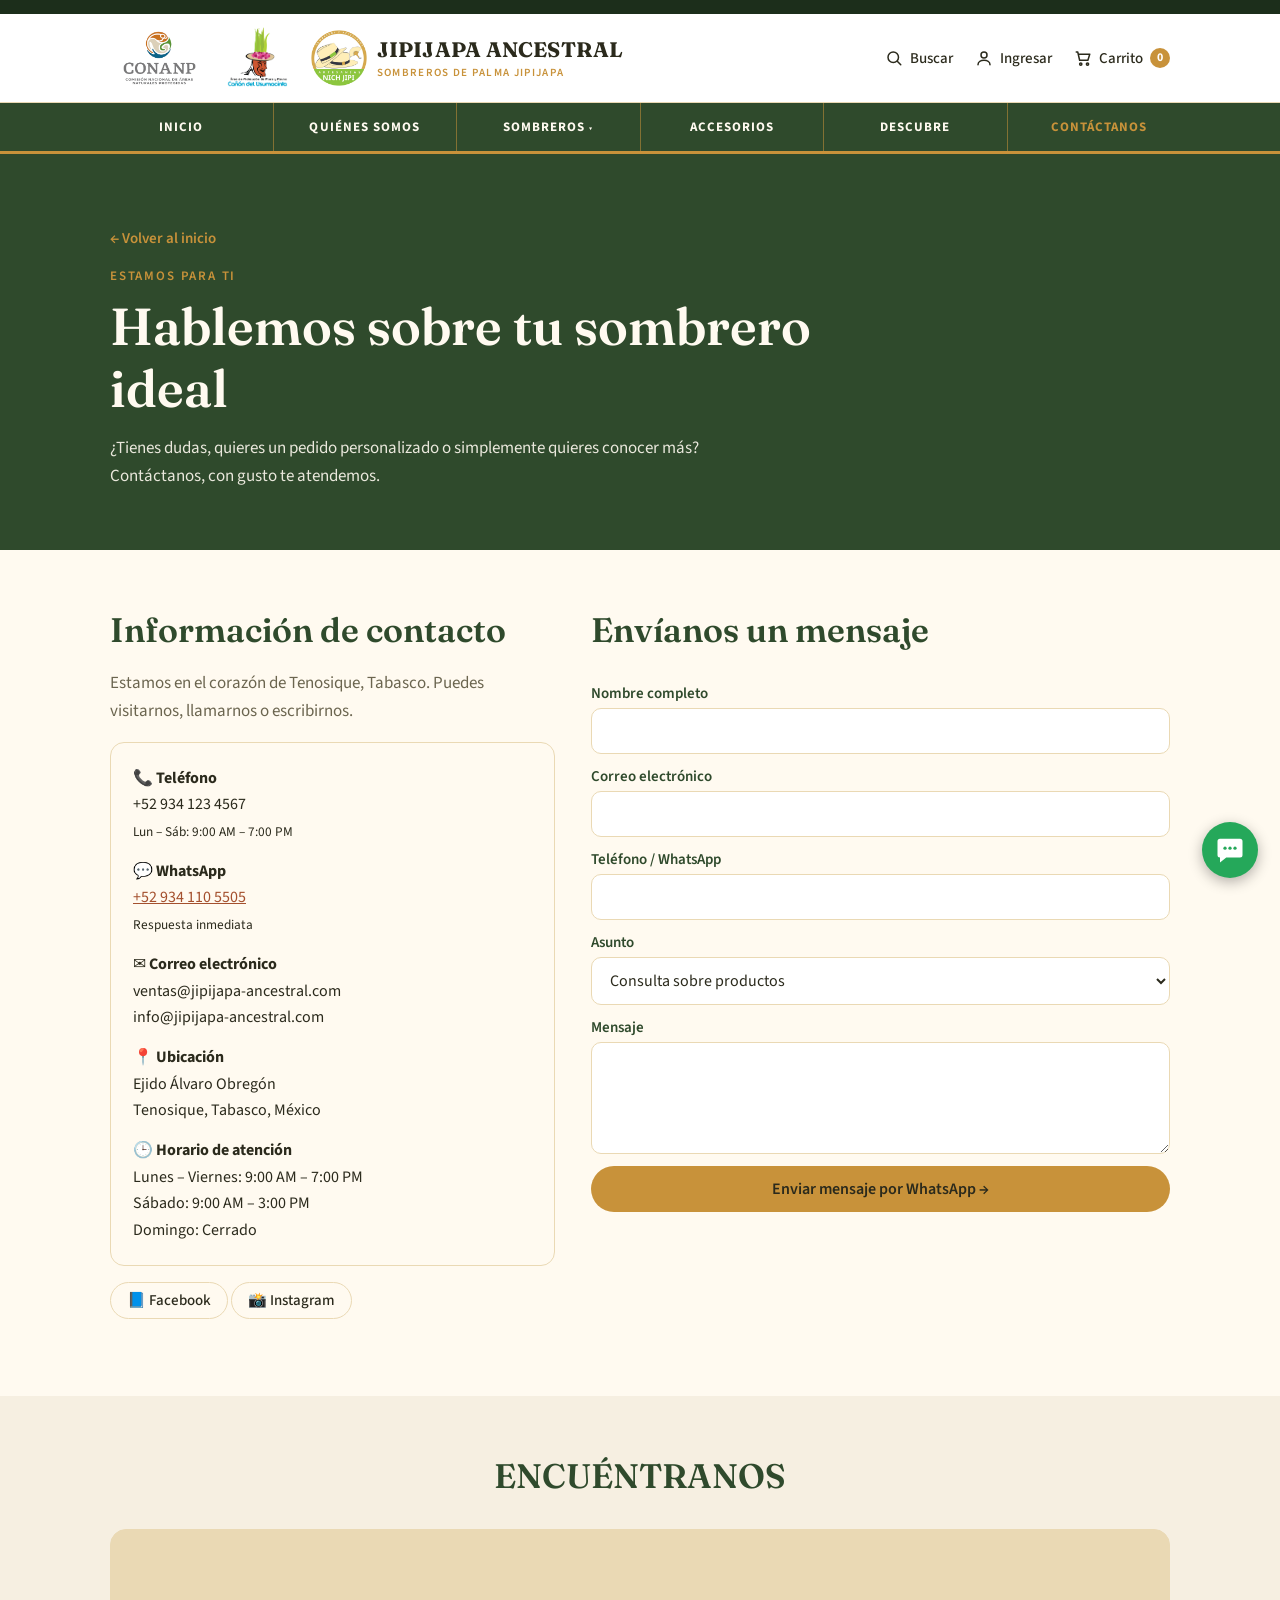
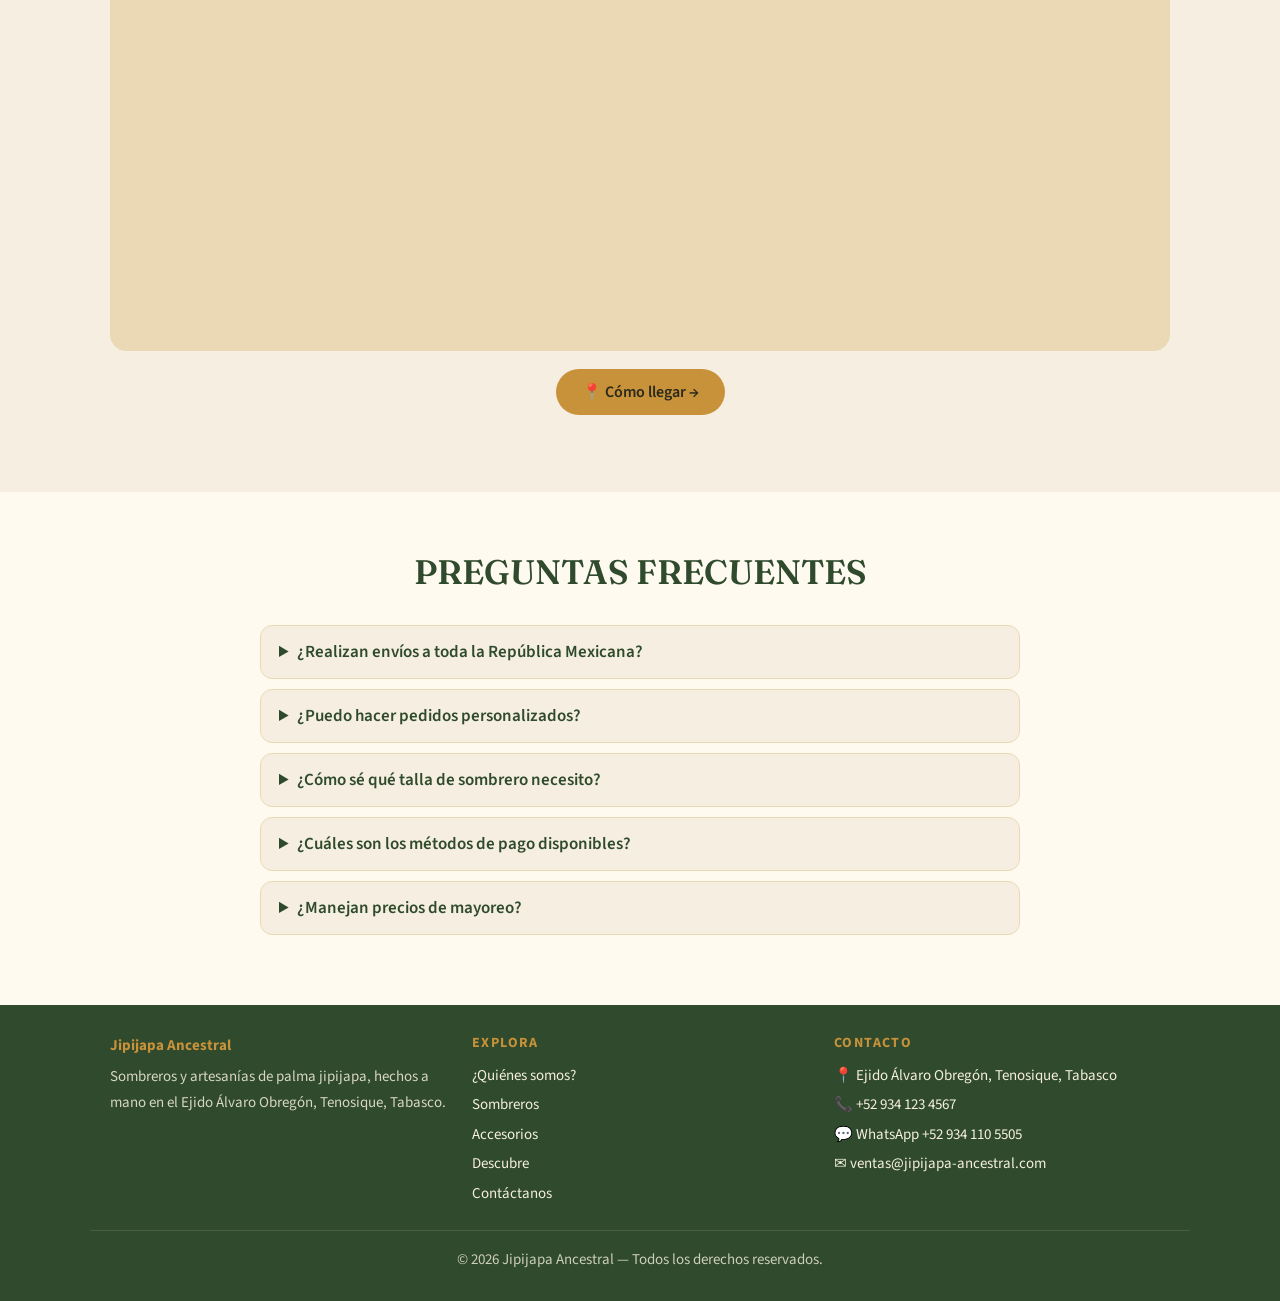
<file: contacto.html>
<!DOCTYPE html>
<html lang="es">
<head>
<meta charset="utf-8">
<meta name="viewport" content="width=device-width, initial-scale=1">
<title>Contáctanos — Jipijapa Ancestral</title>
<link rel="stylesheet" href="estilos.css">
</head>
<body>
<div class="top-strip"></div>
<header class="site-header">
  <div class="header-main"><div class="container hm">
    <div class="hm-left">
      <img class="logo-inst" src="logo_conanp.png" alt="CONANP">
      <img class="logo-inst" src="logo_canon_usumacinta.png" alt="Cañón del Usumacinta">
      <a class="brandbox" href="index.html"><img class="brand-mark" src="logo.png" alt=""><span class="brand-text"><b>JIPIJAPA ANCESTRAL</b><small>SOMBREROS DE PALMA JIPIJAPA</small></span></a>
    </div>
    <div class="hm-right">
      <button class="hact" id="btn-buscar" type="button"><svg width="18" height="18" viewBox="0 0 24 24" fill="none" stroke="currentColor" stroke-width="2" stroke-linecap="round" stroke-linejoin="round"><circle cx="11" cy="11" r="7"/><path d="m21 21-4.3-4.3"/></svg><span>Buscar</span></button>
      <a class="hact" href="contactos.html"><svg width="18" height="18" viewBox="0 0 24 24" fill="none" stroke="currentColor" stroke-width="2" stroke-linecap="round" stroke-linejoin="round"><circle cx="12" cy="8" r="4"/><path d="M4 21c0-4 4-6 8-6s8 2 8 6"/></svg><span>Ingresar</span></a>
      <button class="hact" id="btn-carrito" type="button"><svg width="18" height="18" viewBox="0 0 24 24" fill="none" stroke="currentColor" stroke-width="2" stroke-linecap="round" stroke-linejoin="round"><path d="M3 4h2l2.5 11h11L21 7H6"/><circle cx="9" cy="20" r="1.5"/><circle cx="18" cy="20" r="1.5"/></svg><span>Carrito</span><em class="badge" id="count">0</em></button>
      <button class="hact menu-btn" id="btn-menu" type="button" aria-label="Menú">☰</button>
    </div>
  </div></div>
  <form class="searchbar" id="searchbar" hidden><div class="container"><input id="q" type="search" placeholder="Buscar sombreros y accesorios..."><button class="btn small" type="submit">Buscar</button></div></form>
  <nav class="mainnav" id="mainnav"><ul>
<li><a href="index.html">INICIO</a></li>
<li><a href="nosotros.html">QUIÉNES SOMOS</a></li>
<li class="has-sub"><a href="sombreros.html">SOMBREROS <small>▾</small></a><ul class="sub"><li><a href="cubanos.html">Sombreros Cubanos</a></li><li><a href="sombreros.html?cat=Vaqueros">Sombreros Vaqueros</a></li><li><a href="sombreros.html?cat=Ni%C3%B1os">Niños</a></li><li><a href="sombreros.html?cat=Damas">Damas</a></li><li><a href="sombreros.html">Ver todos</a></li></ul></li>
<li><a href="accesorios.html">ACCESORIOS</a></li>
<li><a href="descubre.html">DESCUBRE</a></li>
<li><a href="contactos.html" class="activo">CONTÁCTANOS</a></li>
</ul></nav>
</header>
<div class="page-hero"><div class="container"><a class="volver" href="index.html">← Volver al inicio</a><div class="eyebrow">Estamos para ti</div><h1>Hablemos sobre tu sombrero ideal</h1><p>¿Tienes dudas, quieres un pedido personalizado o simplemente quieres conocer más? Contáctanos, con gusto te atendemos.</p></div></div>

<section class="section blanco"><div class="container contacto-grid">
  <div>
    <h2 class="section-title left">Información de contacto</h2>
    <p class="lead" style="margin-top:-14px">Estamos en el corazón de Tenosique, Tabasco. Puedes visitarnos, llamarnos o escribirnos.</p>
    <div class="card">
      <p>📞 <strong>Teléfono</strong><br>+52 934 123 4567<br><small>Lun – Sáb: 9:00 AM – 7:00 PM</small></p>
      <p>💬 <strong>WhatsApp</strong><br><a data-wa href="#" target="_blank" rel="noopener">+52 934 110 5505</a><br><small>Respuesta inmediata</small></p>
      <p>✉️ <strong>Correo electrónico</strong><br>ventas@jipijapa-ancestral.com<br>info@jipijapa-ancestral.com</p>
      <p>📍 <strong>Ubicación</strong><br>Ejido Álvaro Obregón<br>Tenosique, Tabasco, México</p>
      <p style="margin:0">🕒 <strong>Horario de atención</strong><br>Lunes – Viernes: 9:00 AM – 7:00 PM<br>Sábado: 9:00 AM – 3:00 PM<br>Domingo: Cerrado</p>
    </div>
    <p style="margin-top:16px"><a href="#" class="chip">📘 Facebook</a> <a href="#" class="chip">📸 Instagram</a></p>
  </div>
  <div>
    <h2 class="section-title left">Envíanos un mensaje</h2>
    <form class="form" id="form-contacto">
      <label>Nombre completo<input name="nombre" required></label>
      <label>Correo electrónico<input name="correo" type="email"></label>
      <label>Teléfono / WhatsApp<input name="tel" type="tel"></label>
      <label>Asunto<select name="asunto"><option>Consulta sobre productos</option><option>Pedido personalizado</option><option>Información de envíos</option><option>Mayoreo y distribución</option><option>Otro</option></select></label>
      <label>Mensaje<textarea name="msg" rows="4" required></textarea></label>
      <button class="btn" type="submit">Enviar mensaje por WhatsApp →</button>
    </form>
  </div>
</div></section>
<section class="section claro" id="mapa"><div class="container">
  <h2 class="section-title">ENCUÉNTRANOS</h2>
  <div class="mapa"><iframe title="Mapa: Ejido Álvaro Obregón, Tenosique, Tabasco" loading="lazy" referrerpolicy="no-referrer-when-downgrade" src="https://www.google.com/maps?q=17.287655,-91.225456&hl=es&z=15&output=embed"></iframe></div>
  <p class="center"><a class="btn" target="_blank" rel="noopener" href="https://www.google.com/maps/search/?api=1&query=17.287655,-91.225456">📍 Cómo llegar →</a></p>
</div></section>
<section class="section blanco"><div class="container"><h2 class="section-title">PREGUNTAS FRECUENTES</h2><div class="faq">
  <details><summary>¿Realizan envíos a toda la República Mexicana?</summary><p>Sí, enviamos a los 32 estados de México con paqueterías confiables para que tu sombrero llegue en perfecto estado. El tiempo de entrega es de 3 a 7 días hábiles según tu ubicación. El costo de envío se calcula al finalizar tu pedido.</p></details>
  <details><summary>¿Puedo hacer pedidos personalizados?</summary><p>¡Claro que sí! Nos especializamos en sombreros a medida: puedes elegir modelo, tamaño, color del tejido y tipo de acabado. Contáctanos por WhatsApp o llena el formulario. El tiempo de elaboración es de 7 a 15 días hábiles.</p></details>
  <details><summary>¿Cómo sé qué talla de sombrero necesito?</summary><p>Mide la circunferencia de tu cabeza con una cinta métrica a la altura de la frente, aproximadamente 2 cm por encima de las orejas. Manejamos tallas S (54–55 cm), M (56–57 cm), L (58–59 cm) y XL (60–61 cm). Si tienes dudas, escríbenos y te ayudamos.</p></details>
  <details><summary>¿Cuáles son los métodos de pago disponibles?</summary><p>Transferencia bancaria (SPEI), depósito en OXXO, pago por WhatsApp mediante link de pago y efectivo en compra directa en nuestro taller. Para pedidos de mayoreo o personalizados solicitamos un anticipo del 50% para iniciar la producción.</p></details>
  <details><summary>¿Manejan precios de mayoreo?</summary><p>Sí, tenemos precios especiales a partir de 10 piezas y condiciones para distribuidores, tiendas y negocios. Contáctanos para una cotización personalizada.</p></details>
</div></div></section>
<footer class="footer"><div class="container fgrid">
  <div><strong>Jipijapa Ancestral</strong><p>Sombreros y artesanías de palma jipijapa, hechos a mano en el Ejido Álvaro Obregón, Tenosique, Tabasco.</p></div>
  <div><h4>Explora</h4><a href="nosotros.html">¿Quiénes somos?</a><a href="sombreros.html">Sombreros</a><a href="accesorios.html">Accesorios</a><a href="descubre.html">Descubre</a><a href="contactos.html">Contáctanos</a></div>
  <div><h4>Contacto</h4><span>📍 Ejido Álvaro Obregón, Tenosique, Tabasco</span><span>📞 +52 934 123 4567</span><span>💬 <a data-wa href="#" target="_blank" rel="noopener">WhatsApp +52 934 110 5505</a></span><span>✉️ ventas@jipijapa-ancestral.com</span></div>
</div><div class="container center copy">© 2026 Jipijapa Ancestral — Todos los derechos reservados.</div></footer>
<aside id="drawer" aria-label="Carrito">
  <button class="close" id="close" aria-label="Cerrar">×</button>
  <h3>Tu pedido</h3>
  <div id="items"></div>
  <div class="total"><span>Total</span><span id="total">$0 MXN</span></div>
  <a class="btn" id="checkout" href="#" target="_blank" rel="noopener" style="text-align:center">Pedir por WhatsApp</a>
</aside>
<div id="overlay"></div>
<a class="wa-float" data-wa href="#" target="_blank" rel="noopener" aria-label="Escríbenos por WhatsApp"><svg width="30" height="30" viewBox="0 0 24 24" fill="#fff"><path d="M4 3h16a2 2 0 0 1 2 2v11a2 2 0 0 1-2 2H9l-5 4v-4a2 2 0 0 1-2-2V5a2 2 0 0 1 2-2z"/><circle cx="8" cy="10.5" r="1.3" fill="#25a85a"/><circle cx="12" cy="10.5" r="1.3" fill="#25a85a"/><circle cx="16" cy="10.5" r="1.3" fill="#25a85a"/></svg></a>
<script src="script.js"></script>
</body>
</html>
</file>
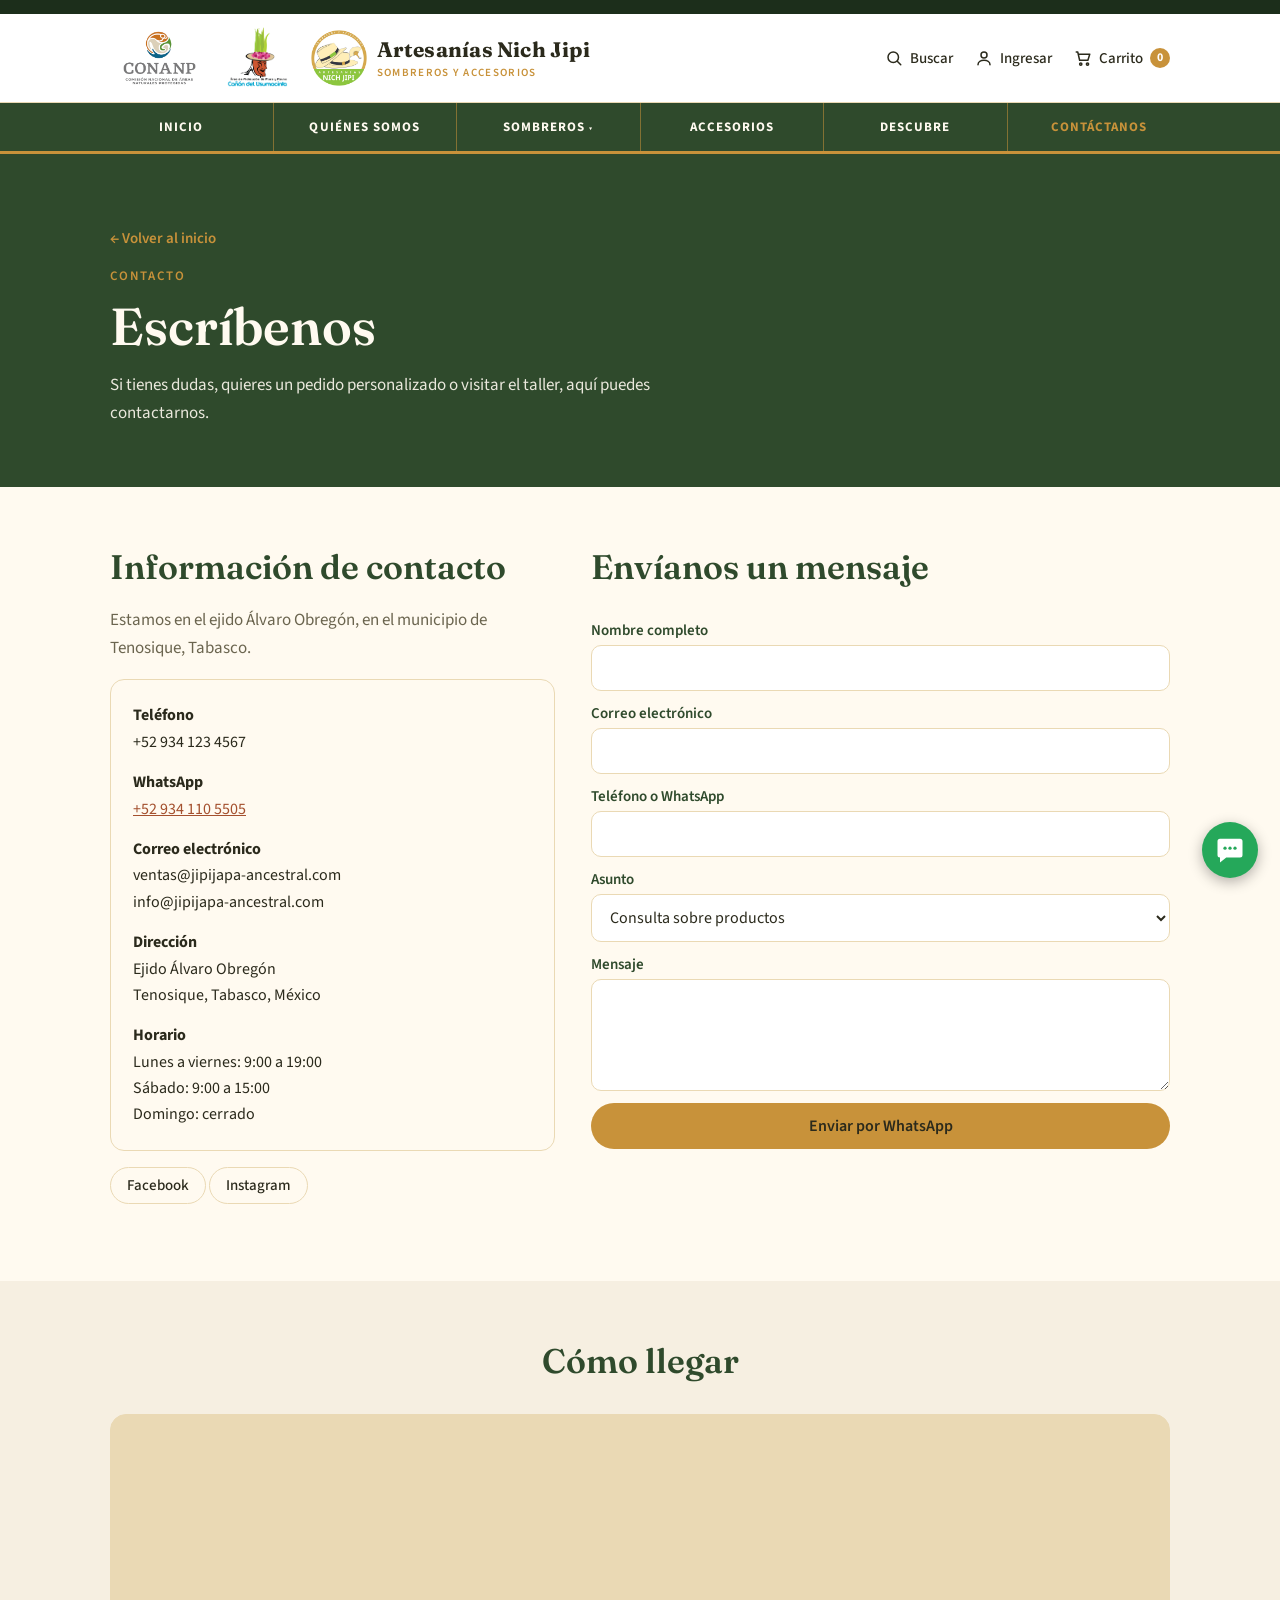
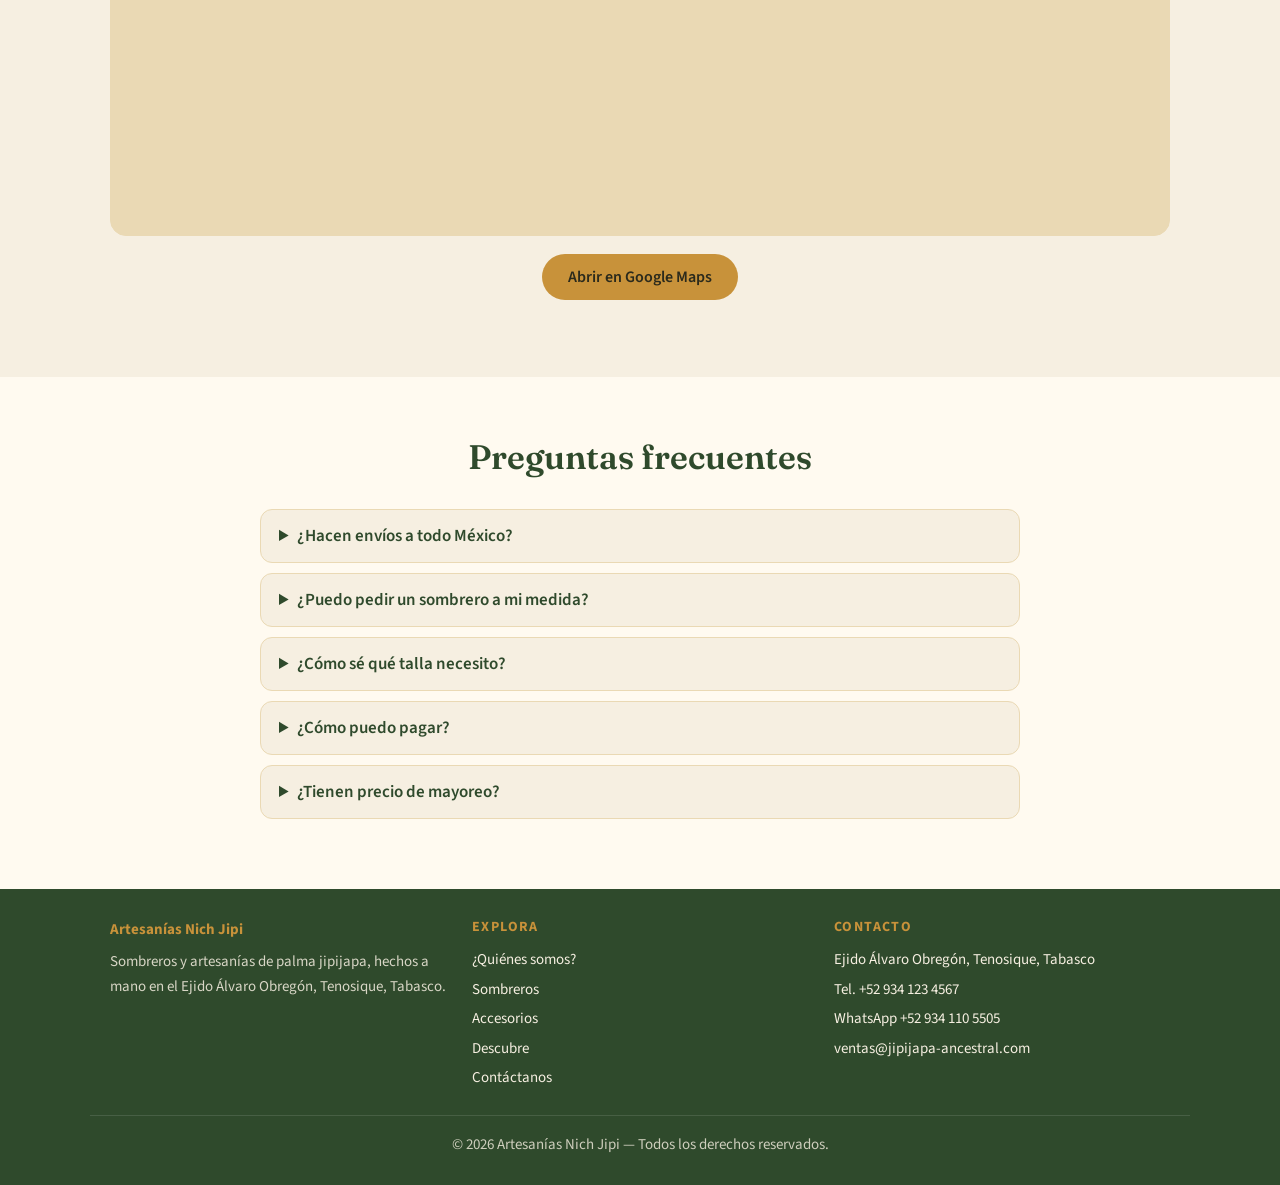
<file: contactos.html>
<!DOCTYPE html>
<html lang="es">
<head>
<meta charset="utf-8">
<meta name="viewport" content="width=device-width, initial-scale=1">
<meta name="theme-color" content="#2f4a2c">
<title>Contáctanos — Artesanías Nich Jipi</title>
<link rel="stylesheet" href="estilos.css">
</head>
<body>
<div class="top-strip"></div>
<header class="site-header">
  <div class="header-main"><div class="container hm">
    <div class="hm-left">
      <img class="logo-inst" src="logo_conanp.png" alt="CONANP">
      <img class="logo-inst" src="logo_canon_usumacinta.png" alt="Cañón del Usumacinta">
      <a class="brandbox" href="index.html"><img class="brand-mark" src="logo.png" alt="Logo de Artesanías Nich Jipi"><span class="brand-text"><b>Artesanías Nich Jipi</b><small>SOMBREROS Y ACCESORIOS</small></span></a>
    </div>
    <div class="hm-right">
      <button class="hact" id="btn-buscar" type="button"><svg width="18" height="18" viewBox="0 0 24 24" fill="none" stroke="currentColor" stroke-width="2" stroke-linecap="round" stroke-linejoin="round"><circle cx="11" cy="11" r="7"/><path d="m21 21-4.3-4.3"/></svg><span>Buscar</span></button>
      <a class="hact" href="contactos.html"><svg width="18" height="18" viewBox="0 0 24 24" fill="none" stroke="currentColor" stroke-width="2" stroke-linecap="round" stroke-linejoin="round"><circle cx="12" cy="8" r="4"/><path d="M4 21c0-4 4-6 8-6s8 2 8 6"/></svg><span>Ingresar</span></a>
      <button class="hact" id="btn-carrito" type="button"><svg width="18" height="18" viewBox="0 0 24 24" fill="none" stroke="currentColor" stroke-width="2" stroke-linecap="round" stroke-linejoin="round"><path d="M3 4h2l2.5 11h11L21 7H6"/><circle cx="9" cy="20" r="1.5"/><circle cx="18" cy="20" r="1.5"/></svg><span>Carrito</span><em class="badge" id="count">0</em></button>
      <button class="hact menu-btn" id="btn-menu" type="button" aria-label="Menú">☰</button>
    </div>
  </div></div>
  <form class="searchbar" id="searchbar" hidden><div class="container"><input id="q" type="search" placeholder="Buscar sombreros y accesorios..."><button class="btn small" type="submit">Buscar</button></div></form>
  <nav class="mainnav" id="mainnav"><ul>
<li><a href="index.html">INICIO</a></li>
<li><a href="nosotros.html">QUIÉNES SOMOS</a></li>
<li class="has-sub"><a href="sombreros.html">SOMBREROS <small>▾</small></a><ul class="sub"><li><a href="sombreros.html?cat=Cubanos">Sombreros Cubanos</a></li><li><a href="sombreros.html">Ver todos</a></li></ul></li>
<li><a href="accesorios.html">ACCESORIOS</a></li>
<li><a href="descubre.html">DESCUBRE</a></li>
<li><a href="contactos.html" class="activo">CONTÁCTANOS</a></li>
</ul></nav>
</header>
<div class="page-hero"><div class="container"><a class="volver" href="index.html">← Volver al inicio</a><div class="eyebrow">Contacto</div><h1>Escríbenos</h1><p>Si tienes dudas, quieres un pedido personalizado o visitar el taller, aquí puedes contactarnos.</p></div></div>

<section class="section blanco"><div class="container contacto-grid">
  <div>
    <h2 class="section-title left">Información de contacto</h2>
    <p class="lead" style="margin-top:-14px">Estamos en el ejido Álvaro Obregón, en el municipio de Tenosique, Tabasco.</p>
    <div class="card">
      <p><strong>Teléfono</strong><br>+52 934 123 4567</p>
      <p><strong>WhatsApp</strong><br><a data-wa href="#" target="_blank" rel="noopener">+52 934 110 5505</a></p>
      <p><strong>Correo electrónico</strong><br>ventas@jipijapa-ancestral.com<br>info@jipijapa-ancestral.com</p>
      <p><strong>Dirección</strong><br>Ejido Álvaro Obregón<br>Tenosique, Tabasco, México</p>
      <p style="margin:0"><strong>Horario</strong><br>Lunes a viernes: 9:00 a 19:00<br>Sábado: 9:00 a 15:00<br>Domingo: cerrado</p>
    </div>
    <p style="margin-top:16px"><a href="#" class="chip">Facebook</a> <a href="#" class="chip">Instagram</a></p>
  </div>
  <div>
    <h2 class="section-title left">Envíanos un mensaje</h2>
    <form class="form" id="form-contacto">
      <label>Nombre completo<input name="nombre" required></label>
      <label>Correo electrónico<input name="correo" type="email"></label>
      <label>Teléfono o WhatsApp<input name="tel" type="tel"></label>
      <label>Asunto<select name="asunto"><option>Consulta sobre productos</option><option>Pedido personalizado</option><option>Información de envíos</option><option>Mayoreo y distribución</option><option>Otro</option></select></label>
      <label>Mensaje<textarea name="msg" rows="4" required></textarea></label>
      <button class="btn" type="submit">Enviar por WhatsApp</button>
    </form>
  </div>
</div></section>
<section class="section claro" id="mapa"><div class="container">
  <h2 class="section-title">Cómo llegar</h2>
  <div class="mapa"><iframe title="Mapa: Ejido Álvaro Obregón, Tenosique, Tabasco" loading="lazy" referrerpolicy="no-referrer-when-downgrade" src="https://www.google.com/maps?q=17.287655,-91.225456&hl=es&z=15&output=embed"></iframe></div>
  <p class="center"><a class="btn" target="_blank" rel="noopener" href="https://www.google.com/maps/search/?api=1&query=17.287655,-91.225456">Abrir en Google Maps</a></p>
</div></section>
<section class="section blanco"><div class="container"><h2 class="section-title">Preguntas frecuentes</h2><div class="faq">
  <details><summary>¿Hacen envíos a todo México?</summary><p>Sí, enviamos a todos los estados por paquetería. La entrega tarda de 3 a 7 días hábiles, según dónde vivas. El costo del envío se calcula al terminar tu pedido.</p></details>
  <details><summary>¿Puedo pedir un sombrero a mi medida?</summary><p>Sí. Puedes elegir el modelo, la talla, el color del tejido y el acabado. Escríbenos por WhatsApp o llena el formulario. Un pedido personalizado tarda de 7 a 15 días hábiles en estar listo.</p></details>
  <details><summary>¿Cómo sé qué talla necesito?</summary><p>Mide la cabeza con una cinta métrica, a la altura de la frente y unos 2 cm arriba de las orejas. Manejamos S (54 a 55 cm), M (56 a 57 cm), L (58 a 59 cm) y XL (60 a 61 cm). Si te queda duda, escríbenos y te ayudamos.</p></details>
  <details><summary>¿Cómo puedo pagar?</summary><p>Por transferencia (SPEI), depósito en OXXO, link de pago que te mandamos por WhatsApp, o en efectivo si compras directamente en el taller. En pedidos personalizados y de mayoreo pedimos un anticipo del 50% para empezar a tejer.</p></details>
  <details><summary>¿Tienen precio de mayoreo?</summary><p>Sí, a partir de 10 piezas. También atendemos a tiendas y distribuidores. Escríbenos y te mandamos una cotización.</p></details>
</div></div></section>
<footer class="footer"><div class="container fgrid">
  <div><strong>Artesanías Nich Jipi</strong><p>Sombreros y artesanías de palma jipijapa, hechos a mano en el Ejido Álvaro Obregón, Tenosique, Tabasco.</p></div>
  <div><h4>Explora</h4><a href="nosotros.html">¿Quiénes somos?</a><a href="sombreros.html">Sombreros</a><a href="accesorios.html">Accesorios</a><a href="descubre.html">Descubre</a><a href="contactos.html">Contáctanos</a></div>
  <div><h4>Contacto</h4><span>Ejido Álvaro Obregón, Tenosique, Tabasco</span><span>Tel. +52 934 123 4567</span><span><a data-wa href="#" target="_blank" rel="noopener">WhatsApp +52 934 110 5505</a></span><span>ventas@jipijapa-ancestral.com</span></div>
</div><div class="container center copy">© 2026 Artesanías Nich Jipi — Todos los derechos reservados.</div></footer>
<aside id="drawer" aria-label="Carrito">
  <button class="close" id="close" aria-label="Cerrar">×</button>
  <h3>Tu pedido</h3>
  <div id="items"></div>
  <div class="total"><span>Total</span><span id="total">$0 MXN</span></div>
  <a class="btn" id="checkout" href="#" target="_blank" rel="noopener" style="text-align:center">Pedir por WhatsApp</a>
</aside>
<div id="overlay"></div>
<a class="wa-float" data-wa href="#" target="_blank" rel="noopener" aria-label="Escríbenos por WhatsApp"><svg width="30" height="30" viewBox="0 0 24 24" fill="#fff"><path d="M4 3h16a2 2 0 0 1 2 2v11a2 2 0 0 1-2 2H9l-5 4v-4a2 2 0 0 1-2-2V5a2 2 0 0 1 2-2z"/><circle cx="8" cy="10.5" r="1.3" fill="#25a85a"/><circle cx="12" cy="10.5" r="1.3" fill="#25a85a"/><circle cx="16" cy="10.5" r="1.3" fill="#25a85a"/></svg></a>
<script src="script.js"></script>
</body>
</html>
</file>
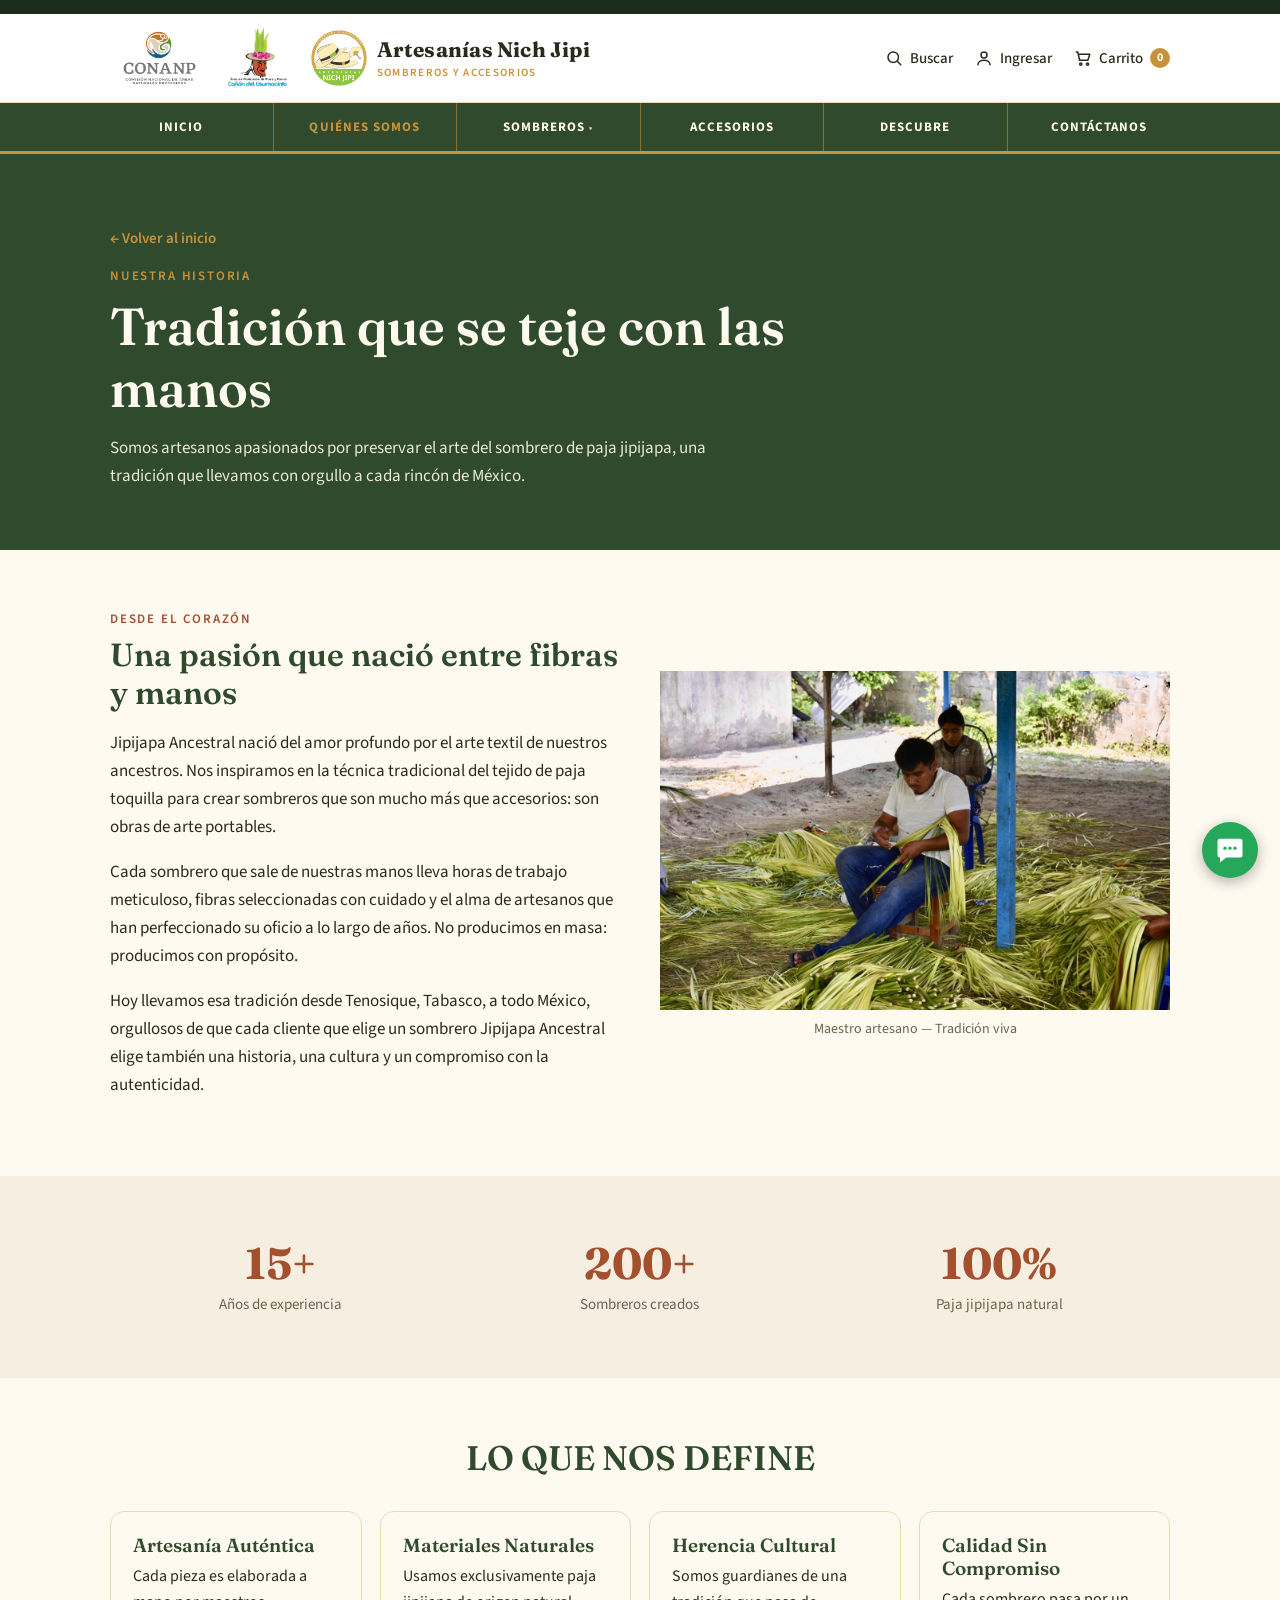
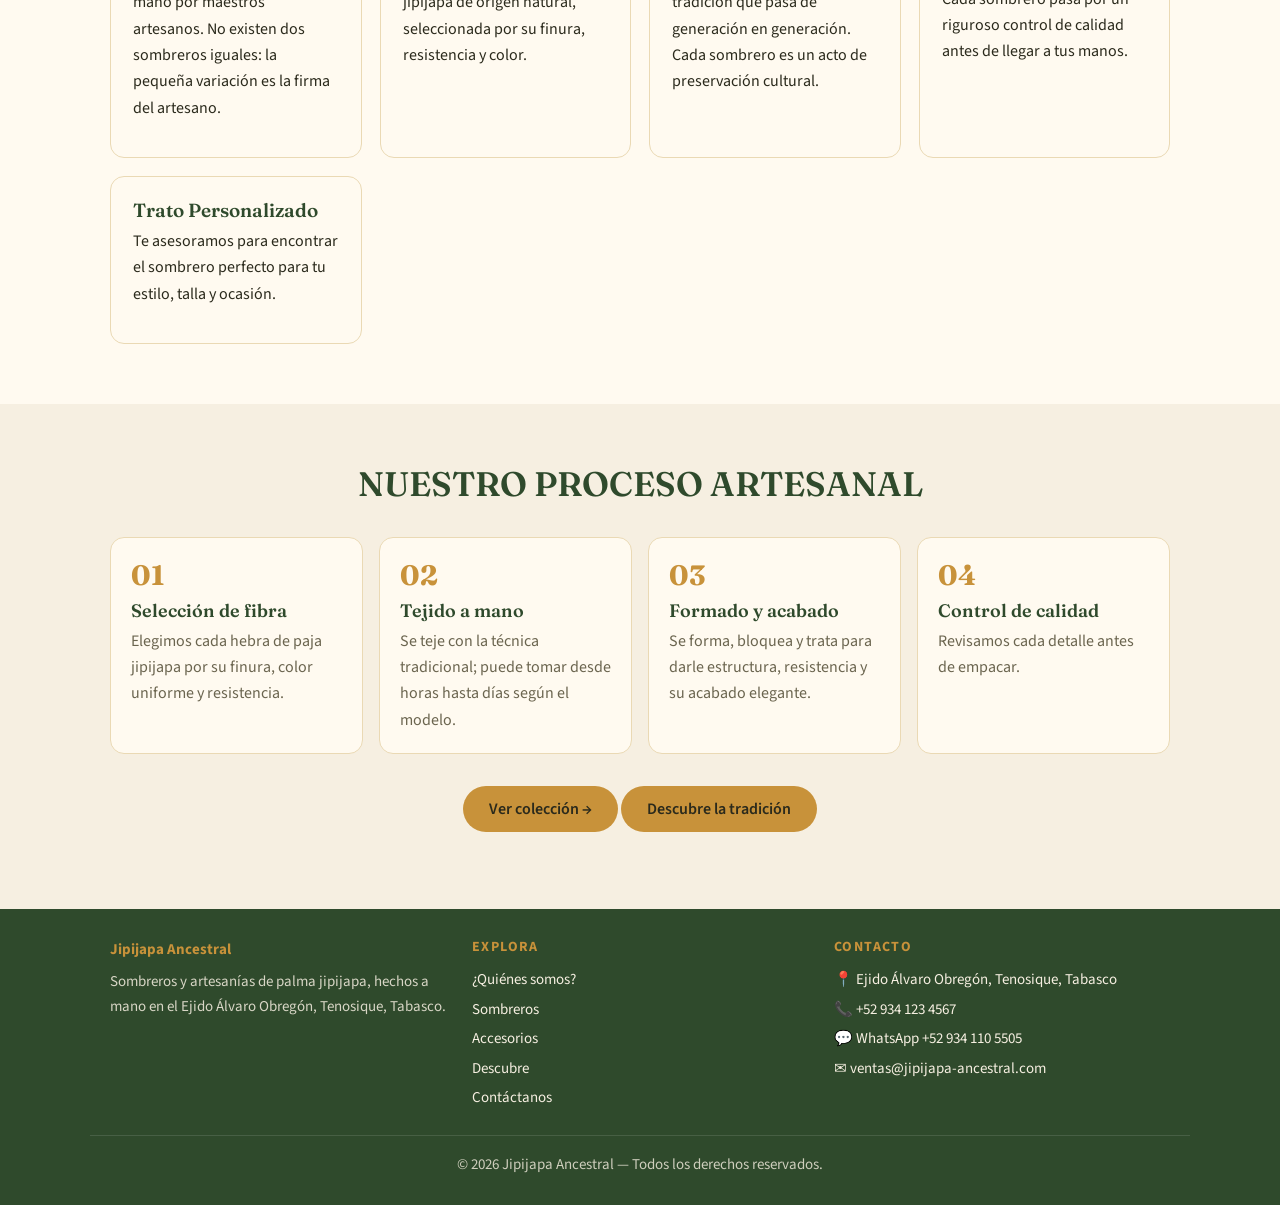
<file: nosotros.html>
<!DOCTYPE html>
<html lang="es">
<head>
<meta charset="utf-8">
<meta name="viewport" content="width=device-width, initial-scale=1">
<meta name="theme-color" content="#2f4a2c">
<title>¿Quiénes Somos? — Jipijapa Ancestral</title>
<link rel="stylesheet" href="estilos.css">
</head>
<body>
<div class="top-strip"></div>
<header class="site-header">
  <div class="header-main"><div class="container hm">
    <div class="hm-left">
      <img class="logo-inst" src="logo_conanp.png" alt="CONANP">
      <img class="logo-inst" src="logo_canon_usumacinta.png" alt="Cañón del Usumacinta">
      <a class="brandbox" href="index.html"><img class="brand-mark" src="logo.png" alt=""><span class="brand-text"><b>Artesanías Nich Jipi</b><small>SOMBREROS Y ACCESORIOS</small></span></a>
    </div>
    <div class="hm-right">
      <button class="hact" id="btn-buscar" type="button"><svg width="18" height="18" viewBox="0 0 24 24" fill="none" stroke="currentColor" stroke-width="2" stroke-linecap="round" stroke-linejoin="round"><circle cx="11" cy="11" r="7"/><path d="m21 21-4.3-4.3"/></svg><span>Buscar</span></button>
      <a class="hact" href="contactos.html"><svg width="18" height="18" viewBox="0 0 24 24" fill="none" stroke="currentColor" stroke-width="2" stroke-linecap="round" stroke-linejoin="round"><circle cx="12" cy="8" r="4"/><path d="M4 21c0-4 4-6 8-6s8 2 8 6"/></svg><span>Ingresar</span></a>
      <button class="hact" id="btn-carrito" type="button"><svg width="18" height="18" viewBox="0 0 24 24" fill="none" stroke="currentColor" stroke-width="2" stroke-linecap="round" stroke-linejoin="round"><path d="M3 4h2l2.5 11h11L21 7H6"/><circle cx="9" cy="20" r="1.5"/><circle cx="18" cy="20" r="1.5"/></svg><span>Carrito</span><em class="badge" id="count">0</em></button>
      <button class="hact menu-btn" id="btn-menu" type="button" aria-label="Menú">☰</button>
    </div>
  </div></div>
  <form class="searchbar" id="searchbar" hidden><div class="container"><input id="q" type="search" placeholder="Buscar sombreros y accesorios..."><button class="btn small" type="submit">Buscar</button></div></form>
  <nav class="mainnav" id="mainnav"><ul>
<li><a href="index.html">INICIO</a></li>
<li><a href="nosotros.html" class="activo">QUIÉNES SOMOS</a></li>
<li class="has-sub"><a href="sombreros.html">SOMBREROS <small>▾</small></a><ul class="sub"><li><a href="sombreros.html?cat=Cubanos">Sombreros Cubanos</a></li><li><a href="sombreros.html">Ver todos</a></li></ul></li>
<li><a href="accesorios.html">ACCESORIOS</a></li>
<li><a href="descubre.html">DESCUBRE</a></li>
<li><a href="contactos.html">CONTÁCTANOS</a></li>
</ul></nav>
</header>
<div class="page-hero"><div class="container"><a class="volver" href="index.html">← Volver al inicio</a><div class="eyebrow">Nuestra historia</div><h1>Tradición que se teje con las manos</h1><p>Somos artesanos apasionados por preservar el arte del sombrero de paja jipijapa, una tradición que llevamos con orgullo a cada rincón de México.</p></div></div>

<section class="section blanco"><div class="container about-inner">
  <div class="prose"><div class="eyebrow">Desde el corazón</div><h2>Una pasión que nació entre fibras y manos</h2>
    <p>Jipijapa Ancestral nació del amor profundo por el arte textil de nuestros ancestros. Nos inspiramos en la técnica tradicional del tejido de paja toquilla para crear sombreros que son mucho más que accesorios: son obras de arte portables.</p>
    <p>Cada sombrero que sale de nuestras manos lleva horas de trabajo meticuloso, fibras seleccionadas con cuidado y el alma de artesanos que han perfeccionado su oficio a lo largo de años. No producimos en masa: producimos con propósito.</p>
    <p>Hoy llevamos esa tradición desde Tenosique, Tabasco, a todo México, orgullosos de que cada cliente que elige un sombrero Jipijapa Ancestral elige también una historia, una cultura y un compromiso con la autenticidad.</p></div>
  <div><img class="photo" src="maestro_arte.jpeg" alt="Maestro artesano — Tradición viva"><p class="center" style="color:var(--texto-suave);font-size:14px;margin-top:8px">Maestro artesano — Tradición viva</p></div>
</div></section>
<section class="section claro"><div class="container"><div class="stats">
  <div><b>15+</b><span>Años de experiencia</span></div><div><b>200+</b><span>Sombreros creados</span></div><div><b>100%</b><span>Paja jipijapa natural</span></div>
</div></div></section>
<section class="section blanco"><div class="container"><h2 class="section-title">LO QUE NOS DEFINE</h2>
  <div class="cards3">
    <div class="card"><h3>Artesanía Auténtica</h3><p>Cada pieza es elaborada a mano por maestros artesanos. No existen dos sombreros iguales: la pequeña variación es la firma del artesano.</p></div>
    <div class="card"><h3>Materiales Naturales</h3><p>Usamos exclusivamente paja jipijapa de origen natural, seleccionada por su finura, resistencia y color.</p></div>
    <div class="card"><h3>Herencia Cultural</h3><p>Somos guardianes de una tradición que pasa de generación en generación. Cada sombrero es un acto de preservación cultural.</p></div>
    <div class="card"><h3>Calidad Sin Compromiso</h3><p>Cada sombrero pasa por un riguroso control de calidad antes de llegar a tus manos.</p></div>
    <div class="card"><h3>Trato Personalizado</h3><p>Te asesoramos para encontrar el sombrero perfecto para tu estilo, talla y ocasión.</p></div>
  </div></div></section>
<section class="section claro"><div class="container"><h2 class="section-title">NUESTRO PROCESO ARTESANAL</h2>
  <div class="steps">
    <div class="step"><b>01</b><h3>Selección de fibra</h3><p>Elegimos cada hebra de paja jipijapa por su finura, color uniforme y resistencia.</p></div>
    <div class="step"><b>02</b><h3>Tejido a mano</h3><p>Se teje con la técnica tradicional; puede tomar desde horas hasta días según el modelo.</p></div>
    <div class="step"><b>03</b><h3>Formado y acabado</h3><p>Se forma, bloquea y trata para darle estructura, resistencia y su acabado elegante.</p></div>
    <div class="step"><b>04</b><h3>Control de calidad</h3><p>Revisamos cada detalle antes de empacar.</p></div>
  </div>
  <p class="center" style="margin-top:32px"><a class="btn" href="sombreros.html">Ver colección →</a> <a class="btn alt" href="descubre.html">Descubre la tradición</a></p>
</div></section>
<footer class="footer"><div class="container fgrid">
  <div><strong>Jipijapa Ancestral</strong><p>Sombreros y artesanías de palma jipijapa, hechos a mano en el Ejido Álvaro Obregón, Tenosique, Tabasco.</p></div>
  <div><h4>Explora</h4><a href="nosotros.html">¿Quiénes somos?</a><a href="sombreros.html">Sombreros</a><a href="accesorios.html">Accesorios</a><a href="descubre.html">Descubre</a><a href="contactos.html">Contáctanos</a></div>
  <div><h4>Contacto</h4><span>📍 Ejido Álvaro Obregón, Tenosique, Tabasco</span><span>📞 +52 934 123 4567</span><span>💬 <a data-wa href="#" target="_blank" rel="noopener">WhatsApp +52 934 110 5505</a></span><span>✉️ ventas@jipijapa-ancestral.com</span></div>
</div><div class="container center copy">© 2026 Jipijapa Ancestral — Todos los derechos reservados.</div></footer>
<aside id="drawer" aria-label="Carrito">
  <button class="close" id="close" aria-label="Cerrar">×</button>
  <h3>Tu pedido</h3>
  <div id="items"></div>
  <div class="total"><span>Total</span><span id="total">$0 MXN</span></div>
  <a class="btn" id="checkout" href="#" target="_blank" rel="noopener" style="text-align:center">Pedir por WhatsApp</a>
</aside>
<div id="overlay"></div>
<a class="wa-float" data-wa href="#" target="_blank" rel="noopener" aria-label="Escríbenos por WhatsApp"><svg width="30" height="30" viewBox="0 0 24 24" fill="#fff"><path d="M4 3h16a2 2 0 0 1 2 2v11a2 2 0 0 1-2 2H9l-5 4v-4a2 2 0 0 1-2-2V5a2 2 0 0 1 2-2z"/><circle cx="8" cy="10.5" r="1.3" fill="#25a85a"/><circle cx="12" cy="10.5" r="1.3" fill="#25a85a"/><circle cx="16" cy="10.5" r="1.3" fill="#25a85a"/></svg></a>
<script src="script.js"></script>
</body>
</html>
</file>
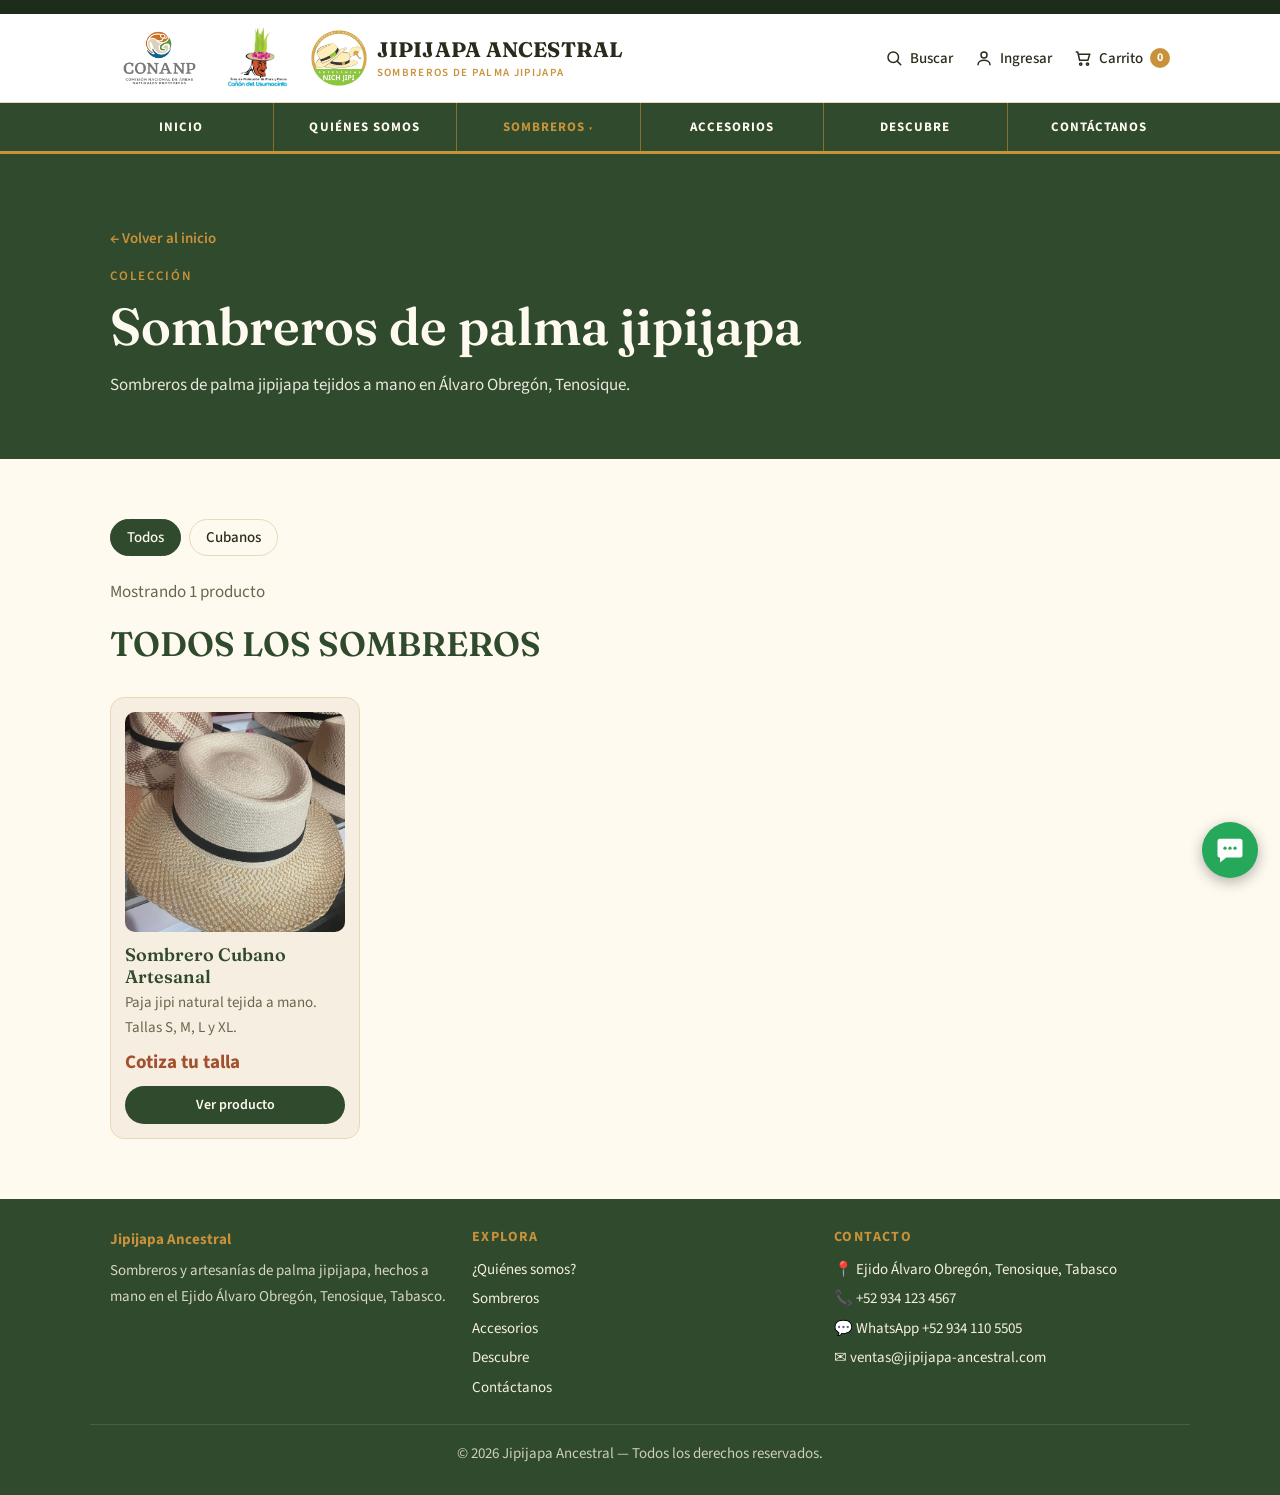
<file: sombreros.html>
<!DOCTYPE html>
<html lang="es">
<head>
<meta charset="utf-8">
<meta name="viewport" content="width=device-width, initial-scale=1">
<meta name="theme-color" content="#2f4a2c">
<title>Sombreros — Jipijapa Ancestral</title>
<link rel="stylesheet" href="estilos.css">
</head>
<body>
<div class="top-strip"></div>
<header class="site-header">
  <div class="header-main"><div class="container hm">
    <div class="hm-left">
      <img class="logo-inst" src="logo_conanp.png" alt="CONANP">
      <img class="logo-inst" src="logo_canon_usumacinta.png" alt="Cañón del Usumacinta">
      <a class="brandbox" href="index.html"><img class="brand-mark" src="logo.png" alt=""><span class="brand-text"><b>JIPIJAPA ANCESTRAL</b><small>SOMBREROS DE PALMA JIPIJAPA</small></span></a>
    </div>
    <div class="hm-right">
      <button class="hact" id="btn-buscar" type="button"><svg width="18" height="18" viewBox="0 0 24 24" fill="none" stroke="currentColor" stroke-width="2" stroke-linecap="round" stroke-linejoin="round"><circle cx="11" cy="11" r="7"/><path d="m21 21-4.3-4.3"/></svg><span>Buscar</span></button>
      <a class="hact" href="contactos.html"><svg width="18" height="18" viewBox="0 0 24 24" fill="none" stroke="currentColor" stroke-width="2" stroke-linecap="round" stroke-linejoin="round"><circle cx="12" cy="8" r="4"/><path d="M4 21c0-4 4-6 8-6s8 2 8 6"/></svg><span>Ingresar</span></a>
      <button class="hact" id="btn-carrito" type="button"><svg width="18" height="18" viewBox="0 0 24 24" fill="none" stroke="currentColor" stroke-width="2" stroke-linecap="round" stroke-linejoin="round"><path d="M3 4h2l2.5 11h11L21 7H6"/><circle cx="9" cy="20" r="1.5"/><circle cx="18" cy="20" r="1.5"/></svg><span>Carrito</span><em class="badge" id="count">0</em></button>
      <button class="hact menu-btn" id="btn-menu" type="button" aria-label="Menú">☰</button>
    </div>
  </div></div>
  <form class="searchbar" id="searchbar" hidden><div class="container"><input id="q" type="search" placeholder="Buscar sombreros y accesorios..."><button class="btn small" type="submit">Buscar</button></div></form>
  <nav class="mainnav" id="mainnav"><ul>
<li><a href="index.html">INICIO</a></li>
<li><a href="nosotros.html">QUIÉNES SOMOS</a></li>
<li class="has-sub"><a href="sombreros.html" class="activo">SOMBREROS <small>▾</small></a><ul class="sub"><li><a href="sombreros.html?cat=Cubanos">Sombreros Cubanos</a></li><li><a href="sombreros.html">Ver todos</a></li></ul></li>
<li><a href="accesorios.html">ACCESORIOS</a></li>
<li><a href="descubre.html">DESCUBRE</a></li>
<li><a href="contactos.html">CONTÁCTANOS</a></li>
</ul></nav>
</header>
<div class="page-hero"><div class="container"><a class="volver" href="index.html">← Volver al inicio</a><div class="eyebrow">Colección</div><h1>Sombreros de palma jipijapa</h1><p>Sombreros de palma jipijapa tejidos a mano en Álvaro Obregón, Tenosique.</p></div></div>

<section class="section blanco"><div class="container">
  <div class="filters" data-chips="sombreros"></div>
  <p class="lead" id="contador-s" style="margin:0 0 18px"></p>
  <h2 class="section-title left" id="titulo-cat">TODOS LOS SOMBREROS</h2>
  <div class="prod-grid" data-grid="sombreros"></div>
  <p class="center lead" id="vacio" hidden style="margin:30px auto">No encontramos productos con esa búsqueda. Escríbenos y te ayudamos o te hacemos un sombrero a medida.<br><br><a class="btn" data-wa href="#" target="_blank" rel="noopener">Pedir por WhatsApp</a></p>
</div></section>
<footer class="footer"><div class="container fgrid">
  <div><strong>Jipijapa Ancestral</strong><p>Sombreros y artesanías de palma jipijapa, hechos a mano en el Ejido Álvaro Obregón, Tenosique, Tabasco.</p></div>
  <div><h4>Explora</h4><a href="nosotros.html">¿Quiénes somos?</a><a href="sombreros.html">Sombreros</a><a href="accesorios.html">Accesorios</a><a href="descubre.html">Descubre</a><a href="contactos.html">Contáctanos</a></div>
  <div><h4>Contacto</h4><span>📍 Ejido Álvaro Obregón, Tenosique, Tabasco</span><span>📞 +52 934 123 4567</span><span>💬 <a data-wa href="#" target="_blank" rel="noopener">WhatsApp +52 934 110 5505</a></span><span>✉️ ventas@jipijapa-ancestral.com</span></div>
</div><div class="container center copy">© 2026 Jipijapa Ancestral — Todos los derechos reservados.</div></footer>
<aside id="drawer" aria-label="Carrito">
  <button class="close" id="close" aria-label="Cerrar">×</button>
  <h3>Tu pedido</h3>
  <div id="items"></div>
  <div class="total"><span>Total</span><span id="total">$0 MXN</span></div>
  <a class="btn" id="checkout" href="#" target="_blank" rel="noopener" style="text-align:center">Pedir por WhatsApp</a>
</aside>
<div id="overlay"></div>
<a class="wa-float" data-wa href="#" target="_blank" rel="noopener" aria-label="Escríbenos por WhatsApp"><svg width="30" height="30" viewBox="0 0 24 24" fill="#fff"><path d="M4 3h16a2 2 0 0 1 2 2v11a2 2 0 0 1-2 2H9l-5 4v-4a2 2 0 0 1-2-2V5a2 2 0 0 1 2-2z"/><circle cx="8" cy="10.5" r="1.3" fill="#25a85a"/><circle cx="12" cy="10.5" r="1.3" fill="#25a85a"/><circle cx="16" cy="10.5" r="1.3" fill="#25a85a"/></svg></a>
<script src="script.js"></script>
</body>
</html>
</file>
<file: estilos.css>
@import url('https://fonts.googleapis.com/css2?family=Fraunces:opsz,wght@9..144,500;9..144,600;9..144,700&family=Source+Sans+3:wght@400;500;600;700&display=swap');

/* ===== PALETA: palma jipijapa ===== */
:root{
  --paja:#f6efe1;        /* fondo crema de paja */
  --paja-oscuro:#ead9b4; /* bordes / fondos de foto */
  --blanco:#fffaf0;
  --verde:#2f4a2c;       /* verde selva (principal) */
  --verde-claro:#4d7a47;
  --ocre:#c8923a;        /* acento palma seca */
  --terracota:#a4502e;   /* precios / enlaces */
  --texto:#2b2a1c;
  --texto-suave:#6b654f;
  /* Tipografía */
  --f-titulo:'Fraunces',Georgia,'Times New Roman',serif;
  --f-texto:'Source Sans 3',system-ui,-apple-system,'Segoe UI',sans-serif;
}
*{box-sizing:border-box}
html{scroll-behavior:smooth;scroll-padding-top:10px}
body{margin:0;font-family:var(--f-texto);font-size:17px;background:var(--paja);color:var(--texto);line-height:1.65}
a{color:var(--terracota)}
img{max-width:100%;display:block}
h1,h2,h3{font-family:var(--f-titulo);font-weight:600;line-height:1.2}
.container{max-width:1100px;margin:0 auto;padding:0 20px}
.center{text-align:center}
.section{padding:60px 0}
.blanco{background:var(--blanco)}
.claro{background:var(--paja)}
.section-title{text-align:center;font-size:clamp(24px,4vw,34px);letter-spacing:0;color:var(--verde);margin:0 0 32px}
.section-title.left{text-align:left}
.btn{display:inline-block;background:var(--ocre);color:#2b2a1c;padding:12px 26px;border-radius:999px;font:600 16px var(--f-texto);text-decoration:none}
.btn:hover{background:var(--verde);color:var(--blanco)}
.btn.small{padding:9px 16px;font-size:14px;margin-top:10px;background:var(--verde);color:var(--blanco)}
.btn.small:hover{background:var(--terracota)}

/* Hero */
.hero{position:relative;aspect-ratio:1366/465;min-height:230px;overflow:hidden;background:var(--verde)}
.hero-slide{position:absolute;inset:0;opacity:0;transition:opacity .6s}
.hero-slide.active{opacity:1;z-index:1}
.hero-slide img{width:100%;height:100%;object-fit:cover}
.hero-caption{position:absolute;inset:0;display:flex;flex-direction:column;align-items:flex-start;justify-content:center;padding:0 8%;background:linear-gradient(90deg,rgba(30,45,28,.65),transparent 70%);color:var(--blanco)}
.hero-caption h1{font-size:clamp(26px,5vw,52px);margin:0 0 20px}
.hero-arrow{position:absolute;top:50%;transform:translateY(-50%);z-index:3;border:0;background:rgba(255,250,240,.85);color:var(--verde);width:42px;height:42px;border-radius:50%;font-size:20px;cursor:pointer}
.hero-arrow.prev{left:14px}.hero-arrow.next{right:14px}
.hero-nav{position:absolute;bottom:14px;left:0;right:0;display:flex;justify-content:center;gap:8px;z-index:3}
.hero-dot{width:11px;height:11px;border-radius:50%;border:0;background:rgba(255,250,240,.5);cursor:pointer;padding:0}
.hero-dot.active{background:var(--ocre)}

/* Productos */
.logo-centro{height:56px;margin:0 auto 12px;object-fit:contain}
.prod-grid{display:grid;grid-template-columns:repeat(auto-fill,minmax(230px,1fr));gap:20px}
.tarjeta{background:var(--paja);border:1px solid var(--paja-oscuro);border-radius:14px;padding:14px;display:flex;flex-direction:column}
.tarjeta:hover{box-shadow:0 6px 18px rgba(47,74,44,.18)}
.foto{aspect-ratio:1/1;background:var(--paja-oscuro);border-radius:10px;overflow:hidden;margin-bottom:12px}
.foto img{width:100%;height:100%;object-fit:cover}
.tarjeta h3{font-size:18px;margin:0 0 4px;color:var(--verde)}
.detalle{margin:0 0 8px;color:var(--texto-suave);font-size:15px;flex:1}
.precio{font:700 19px var(--f-texto);color:var(--terracota)}
.tarjeta .btn{text-align:center}
.ver-todos-wrap{text-align:center;margin-top:30px}
.ver-todos{display:inline-block;border:2px solid var(--verde);color:var(--verde);padding:11px 26px;border-radius:999px;font:600 16px var(--f-texto);text-decoration:none}
.ver-todos:hover{background:var(--verde);color:var(--blanco)}

/* Descubre */
.coll-grid{display:grid;grid-template-columns:repeat(auto-fit,minmax(260px,1fr));gap:20px}
.coll-card{position:relative;display:block;aspect-ratio:4/3;border-radius:16px;overflow:hidden;background:var(--paja-oscuro);text-decoration:none}
.coll-card img{width:100%;height:100%;object-fit:cover}
.coll-label{position:absolute;left:0;right:0;bottom:0;padding:16px;background:linear-gradient(transparent,rgba(30,45,28,.85));color:var(--blanco);font:600 20px var(--f-titulo)}

/* Franjas */
.about-strip{padding:60px 0;background:var(--paja)}
.about-strip.blanco{background:var(--blanco)}
.about-inner{max-width:1100px;margin:0 auto;padding:0 20px;display:grid;gap:40px;align-items:center}
@media(min-width:800px){.about-inner{grid-template-columns:1fr 1fr}}
.about-text h2{font-size:clamp(22px,3.4vw,30px);color:var(--verde)}
.about-p{font-size:16px;color:var(--texto-suave);margin:0 0 22px}
.btn-link{display:inline-block;margin-top:8px;color:var(--terracota);font:600 16px var(--f-texto)}
.about-imgs img{width:100%;border-radius:16px;background:var(--paja-oscuro);min-height:240px;object-fit:cover}
.icon-cats{display:flex;gap:18px;flex-wrap:wrap}
.icon-cat{text-align:center;font:500 14px var(--f-texto);width:96px}
.icon-cat img{height:64px;margin:0 auto 6px;object-fit:contain}

/* Proceso */
.steps{display:grid;gap:16px;grid-template-columns:repeat(auto-fit,minmax(210px,1fr))}
.step{background:var(--blanco);border:1px solid var(--paja-oscuro);border-radius:14px;padding:20px}
.step b{font:700 28px var(--f-titulo);color:var(--ocre)}
.step h3{margin:6px 0;font-size:18px;color:var(--verde)}
.step p{margin:0;color:var(--texto-suave);font-size:16px}

/* Footer */
.footer{background:var(--verde);color:var(--paja);padding:28px 0;font:15px/1.7 var(--f-texto)}
.footer strong{color:var(--ocre)}

/* ===== Página Descubre ===== */
.page-hero{position:relative;background:var(--verde);color:var(--blanco);padding:70px 0 60px;overflow:hidden}
.page-hero img{position:absolute;inset:0;width:100%;height:100%;object-fit:cover;opacity:.35}
.page-hero .container{position:relative}
.page-hero .eyebrow{font:600 13px var(--f-texto);letter-spacing:.14em;text-transform:uppercase;color:var(--ocre)}
.page-hero h1{font-size:clamp(30px,6vw,52px);margin:10px 0 14px;max-width:760px}
.page-hero p{max-width:620px;opacity:.9;margin:0}
.prose{max-width:720px}
.prose p{margin:0 0 1em}
.prose h2{color:var(--verde);font-size:clamp(24px,4vw,32px);margin:0 0 .5em}
.eyebrow{font:600 13px var(--f-texto);letter-spacing:.14em;text-transform:uppercase;color:var(--terracota);margin-bottom:8px}
.quote{border-left:4px solid var(--ocre);padding:6px 0 6px 18px;margin:24px 0;font-family:var(--f-titulo);font-style:italic;font-size:1.2em;color:var(--verde)}
.cards3{display:grid;gap:18px;grid-template-columns:repeat(auto-fit,minmax(230px,1fr));margin-top:26px}
.card{background:var(--blanco);border:1px solid var(--paja-oscuro);border-radius:14px;padding:22px}
.card h3{margin:0 0 6px;font-size:19px;color:var(--verde)}
.card p{margin:0;color:var(--texto-suave);font-size:16px}
.foto-banda{display:grid;gap:14px;grid-template-columns:repeat(auto-fit,minmax(220px,1fr));margin-top:28px}
.foto-banda img{width:100%;aspect-ratio:4/3;object-fit:cover;border-radius:14px;background:var(--paja-oscuro)}
.volver{display:inline-block;margin-bottom:18px;color:var(--ocre);font:600 15px var(--f-texto);text-decoration:none}

/* ===== Contacto y logos institucionales ===== */
.contacto-grid{display:grid;gap:36px}
@media(min-width:850px){.contacto-grid{grid-template-columns:1fr 1.3fr}}
.card p{margin:0 0 14px;color:var(--texto);font-size:16px}
.mapa{border-radius:16px;overflow:hidden;border:1px solid var(--paja-oscuro);margin-bottom:12px;background:var(--paja-oscuro)}
.mapa iframe{display:block;width:100%;height:400px;border:0}
.aliados{background:#fff;padding:36px 0;border-top:1px solid var(--paja-oscuro)}
.aliados-t{margin:0 0 16px;font:600 13px var(--f-texto);letter-spacing:.14em;text-transform:uppercase;color:var(--texto-suave)}
.aliados-logos{display:flex;gap:40px;justify-content:center;align-items:center;flex-wrap:wrap}
.aliados-logos img{height:110px;width:auto;object-fit:contain}

/* ===== Header nuevo (estructura Central Apícola) ===== */
.top-strip{height:14px;background:#1c2e1b}
.header-main{background:#fff;border-bottom:1px solid var(--paja-oscuro)}
.hm{display:flex;align-items:center;justify-content:space-between;gap:16px;min-height:88px;flex-wrap:wrap}
.hm-left{display:flex;align-items:center;gap:14px}
.logo-inst{height:66px;width:auto;object-fit:contain}
.brandbox{display:flex;align-items:center;gap:10px;text-decoration:none;margin-left:6px}
.brand-mark{height:56px;width:auto;object-fit:contain}
.brand-text{display:flex;flex-direction:column;line-height:1.1}
.brand-text b{font:700 21px var(--f-titulo);color:var(--texto);letter-spacing:.01em}
.brand-text small{font:600 11px var(--f-texto);letter-spacing:.12em;color:var(--ocre);margin-top:3px}
.hm-right{display:flex;align-items:center;gap:22px}
.hact{display:inline-flex;align-items:center;gap:7px;background:none;border:0;cursor:pointer;color:var(--texto);font:500 15px var(--f-texto);text-decoration:none;padding:6px 0}
.hact:hover{color:var(--terracota)}
.badge{font-style:normal;background:var(--ocre);color:#fff;border-radius:999px;min-width:20px;height:20px;line-height:20px;text-align:center;font-size:12px;font-weight:700}
.searchbar{background:var(--paja);border-bottom:1px solid var(--paja-oscuro);padding:12px 0}
.searchbar[hidden]{display:none}
.searchbar .container{display:flex;gap:10px}
.searchbar input{flex:1;padding:10px 14px;border:1px solid var(--paja-oscuro);border-radius:999px;font:16px var(--f-texto);background:#fff}
.searchbar .btn.small{margin-top:0}
.mainnav{background:var(--verde);border-bottom:3px solid var(--ocre)}
.mainnav ul{list-style:none;margin:0 auto;padding:0;max-width:1100px;display:flex;justify-content:center}
.mainnav>ul>li{position:relative;flex:1;text-align:center;border-left:1px solid rgba(200,146,58,.55)}
.mainnav>ul>li:first-child{border-left:0}
.mainnav a{display:block;padding:15px 8px;color:var(--blanco);text-decoration:none;font:700 13px var(--f-texto);letter-spacing:.08em;white-space:nowrap}
.mainnav a:hover,.mainnav a.activo{color:var(--ocre)}
.mainnav small{font-size:9px}
.mainnav .sub{display:none;flex-direction:column;margin:0;padding:0;max-width:none;position:absolute;top:100%;left:0;min-width:220px;background:var(--verde);border-top:2px solid var(--ocre);z-index:60;text-align:left}
.sub a{padding:12px 16px;letter-spacing:.04em;font-weight:600;border-top:1px solid rgba(255,255,255,.1)}
.mainnav .has-sub:hover .sub{display:flex}
@media(max-width:850px){
  .mainnav ul{justify-content:flex-start;overflow-x:auto}
  .mainnav>ul>li{flex:0 0 auto}
  .mainnav .sub{display:none!important}
  .logo-inst{height:46px}.brand-mark{height:42px}.brand-text b{font-size:16px}.hm-right{gap:14px}.hact span{display:none}.hact.cart span{display:inline}
}

/* Carrito y botón flotante */
.hero-arrow{background:rgba(255,255,255,.7)}
#overlay{position:fixed;inset:0;background:rgba(0,0,0,.35);z-index:90;display:none}
#overlay.on{display:block}
#drawer{position:fixed;top:0;right:0;bottom:0;width:min(400px,100%);background:var(--blanco);border-left:1px solid var(--paja-oscuro);z-index:100;transform:translateX(100%);transition:transform .25s;display:flex;flex-direction:column;padding:18px}
#drawer.open{transform:none}
#items{flex:1;overflow:auto;font:16px var(--f-texto)}
.row{display:flex;justify-content:space-between;align-items:center;gap:8px;padding:10px 0;border-bottom:1px solid var(--paja-oscuro)}
.qty button{width:26px;height:26px;border-radius:50%;border:1px solid var(--paja-oscuro);background:transparent;cursor:pointer}
.total{display:flex;justify-content:space-between;font:700 19px var(--f-texto);padding:14px 0}
.close{align-self:flex-end;background:none;border:0;font-size:28px;cursor:pointer;color:var(--texto)}
.wa-float{position:fixed;right:22px;bottom:22px;width:56px;height:56px;border-radius:50%;background:#25a85a;display:flex;align-items:center;justify-content:center;box-shadow:0 4px 14px rgba(0,0,0,.3);z-index:80}
button.btn{border:0;cursor:pointer}

/* Ajustes móvil */
html,body{overflow-x:hidden}
@media(max-width:850px){
  .hm{min-height:0;padding-top:8px;padding-bottom:8px}
  .hm-left{flex-wrap:wrap;gap:8px}
  .brandbox{margin-left:0}
  .brand-text small{font-size:9px;letter-spacing:.06em}
}

/* ===== Nuevas secciones (Jipijapa Ancestral) ===== */
.center{text-align:center}
.lead{color:var(--texto-suave)}
.lead.center{margin-left:auto;margin-right:auto}
.filters{display:flex;gap:8px;flex-wrap:wrap;margin:0 0 22px}
.chip{display:inline-block;border:1.5px solid var(--paja-oscuro);background:transparent;color:var(--texto);padding:7px 16px;border-radius:999px;font:500 15px var(--f-texto);cursor:pointer;text-decoration:none}
.chip.on,.chip:hover{background:var(--verde);color:var(--blanco);border-color:var(--verde)}
.foto{position:relative}
.tag{position:absolute;top:10px;left:0;background:var(--terracota);color:#fff;padding:4px 10px;border-radius:0 8px 8px 0;font:600 13px var(--f-texto);z-index:2}
.precio s{color:var(--texto-suave);font-weight:400;font-size:15px}
.tit{color:inherit;text-decoration:none}
.trust{background:var(--blanco);border-bottom:1px solid var(--paja-oscuro)}
.trust-grid{display:grid;grid-template-columns:repeat(auto-fit,minmax(200px,1fr));gap:16px;padding:26px 20px;text-align:center}
.trust h4{margin:0 0 4px;color:var(--verde);font:600 17px var(--f-titulo)}
.trust p{margin:0;color:var(--texto-suave);font-size:15px}
.cols4{display:grid;gap:20px;grid-template-columns:repeat(auto-fit,minmax(220px,1fr))}
.cols4 .coll-card{aspect-ratio:1/1}
.stats{display:grid;grid-template-columns:repeat(auto-fit,minmax(180px,1fr));gap:18px;text-align:center}
.stats b{display:block;font:700 44px var(--f-titulo);color:var(--terracota)}
.stats span{color:var(--texto-suave);font:15px var(--f-texto)}
.crumbs{font:15px var(--f-texto);color:var(--texto-suave);margin:0 0 20px}
.detail{display:grid;gap:36px}
@media(min-width:850px){.detail{grid-template-columns:1fr 1fr}}
.photo.main{aspect-ratio:1/1;object-fit:cover}
.thumbs{display:grid;grid-template-columns:repeat(4,1fr);gap:8px;margin-top:10px}
.thumbs img{width:100%;aspect-ratio:1/1;object-fit:cover;border-radius:10px;cursor:pointer;border:2px solid transparent;background:var(--paja-oscuro)}
.thumbs img.on,.thumbs img:hover{border-color:var(--ocre)}
.specs{display:grid;grid-template-columns:auto 1fr;gap:8px 18px;margin:0;font:16px var(--f-texto)}
.specs dt{font-weight:700;color:var(--verde)}.specs dd{margin:0;color:var(--texto-suave)}
.sizes{display:flex;gap:8px;flex-wrap:wrap}
.video-box{margin-top:40px}
.video-box video{width:100%;max-height:480px;border-radius:14px;background:#000}
.check{padding-left:0;list-style:none;margin:14px 0 0}
.check li{padding:6px 0 6px 28px;position:relative}
.check li::before{content:"✓";position:absolute;left:0;color:var(--verde-claro);font-weight:700}
.faq{max-width:760px;margin:0 auto}
.faq details{background:var(--paja);border:1px solid var(--paja-oscuro);border-radius:12px;padding:14px 18px;margin-bottom:10px}
.faq summary{cursor:pointer;font:600 17px var(--f-texto);color:var(--verde)}
.faq details p{margin:10px 0 0;color:var(--texto-suave)}
.tabla{border-collapse:collapse;margin-top:14px;font:16px var(--f-texto);width:100%;max-width:340px}
.tabla th,.tabla td{padding:10px 14px;border-bottom:1px solid var(--paja-oscuro);text-align:left}
.tabla th{background:var(--paja)}
.foto-banda.one{margin-top:0;grid-template-columns:repeat(auto-fit,minmax(200px,1fr))}
.facts .card{text-align:center}
.tipos .card{text-decoration:none;color:inherit;display:block}
.tipos .photo{aspect-ratio:4/3;margin-bottom:12px}
.step{overflow:hidden}
.step-img{width:calc(100% + 40px);max-width:none;margin:-20px -20px 14px;aspect-ratio:4/3;object-fit:cover;background:var(--paja-oscuro)}
.voces{display:grid;gap:14px}
.voz{display:flex;gap:14px;align-items:center;background:var(--blanco);border:1px solid var(--paja-oscuro);border-radius:14px;padding:14px}
.voz img{width:72px;height:72px;border-radius:50%;object-fit:cover;flex:none;background:var(--paja-oscuro)}
.voz b{display:block;color:var(--verde);font-size:16px}.voz small{color:var(--texto-suave)}.voz p{margin:4px 0 0;font-style:italic;font-size:15px}
.form{display:grid;gap:12px}
.form label{display:grid;gap:4px;font:600 15px var(--f-texto);color:var(--verde)}
.form input,.form select,.form textarea{padding:11px 14px;border:1px solid var(--paja-oscuro);border-radius:10px;font:16px var(--f-texto);background:#fff;color:var(--texto);width:100%}
.mapa{margin:0 0 18px}.mapa iframe{display:block;width:100%;height:420px;border:0;border-radius:16px}
.fgrid{display:grid;gap:26px;grid-template-columns:repeat(auto-fit,minmax(220px,1fr));text-align:left}
.footer h4{margin:0 0 8px;color:var(--ocre);font:700 14px var(--f-texto);letter-spacing:.1em;text-transform:uppercase}
.footer a{color:var(--paja);display:block;text-decoration:none;padding:2px 0}.footer a:hover{color:var(--ocre)}
.footer span{display:block;padding:2px 0}.footer p{margin:6px 0 0;opacity:.85}
.footer .copy{margin-top:22px;padding-top:16px;border-top:1px solid rgba(255,255,255,.15);opacity:.8}
.menu-btn{display:none;font-size:24px}

/* ===== Móvil: menú hamburguesa ===== */
@media(max-width:850px){
  .menu-btn{display:inline-flex}
  .mainnav{display:none}
  .mainnav.open{display:block}
  .mainnav ul{flex-direction:column;overflow:visible;max-width:none}
  .mainnav>ul>li{flex:none;text-align:left;border-left:0;border-top:1px solid rgba(200,146,58,.35)}
  .mainnav a{padding:14px 20px}
  .mainnav .sub{display:block!important;position:static;border-top:0;background:rgba(0,0,0,.18);min-width:0}
  .mainnav .sub a{padding:11px 34px;font-weight:500}
  .hm{padding-top:8px;padding-bottom:8px}
  .hm-left{flex:1;min-width:0}
  .hm-right{gap:12px}
  .stats b{font-size:36px}
  .mapa iframe{height:320px}
  .voz img{width:60px;height:60px}
}
@media(max-width:480px){
  .section{padding:44px 0}
  .logo-inst{height:38px}
  .brand-mark{height:34px}
  .brand-text b{font-size:14px}
  .brand-text small{display:none}
  .prod-grid{grid-template-columns:repeat(2,1fr);gap:12px}
  .tarjeta{padding:10px}
  .tarjeta h3{font-size:15px}
  .detalle{font-size:14px}
  .btn.small{padding:9px 10px;font-size:13px}
  .hero{min-height:200px}
  .hero-caption h1{font-size:22px}
  .hero-caption .btn{padding:9px 18px;font-size:14px}
  .cols4{grid-template-columns:repeat(2,1fr)}
  .coll-label{font-size:15px}
}

/* Ajustes finales */
#drawer{visibility:hidden;transition:transform .25s,visibility .25s}
#drawer.open{visibility:visible}
@media(max-width:480px){.hero-arrow{display:none}.hero{min-height:240px}}
.footer span a{display:inline;padding:0}

/* ===== Optimización para teléfonos ===== */
html{-webkit-text-size-adjust:100%;text-size-adjust:100%}
img,video,iframe{max-width:100%}
@media(max-width:850px){
  .hm{row-gap:6px}
  .hact{padding:10px 4px}
  .logo-inst{height:44px}
  .brandbox{width:100%;margin:0}
  .hm-left{width:100%;row-gap:6px}
  .hm-right{position:absolute;right:16px;top:20px}
  .header-main{position:relative}
  .hm{min-height:96px}
  .footer{padding-bottom:90px}
  .section-title{letter-spacing:0}
}
@media(max-width:480px){
  .form input,.form select,.form textarea,.searchbar input{font-size:16px}
  .container{padding-left:16px;padding-right:16px}
  .page-hero{padding:44px 0 36px}
  .page-hero h1{font-size:28px}
  .about-inner{gap:24px}
  .voz{padding:12px}
  .btn{padding:12px 20px}
  .cards3{grid-template-columns:1fr}
  .steps{grid-template-columns:1fr}
  .thumbs{gap:6px}
  .specs{grid-template-columns:1fr;gap:2px}
  .specs dd{margin-bottom:8px}
  .fgrid{grid-template-columns:1fr}
  #drawer{width:100%}
}
@media(max-width:600px){.hero{aspect-ratio:auto;height:250px;min-height:0;width:100%}}
</file>
